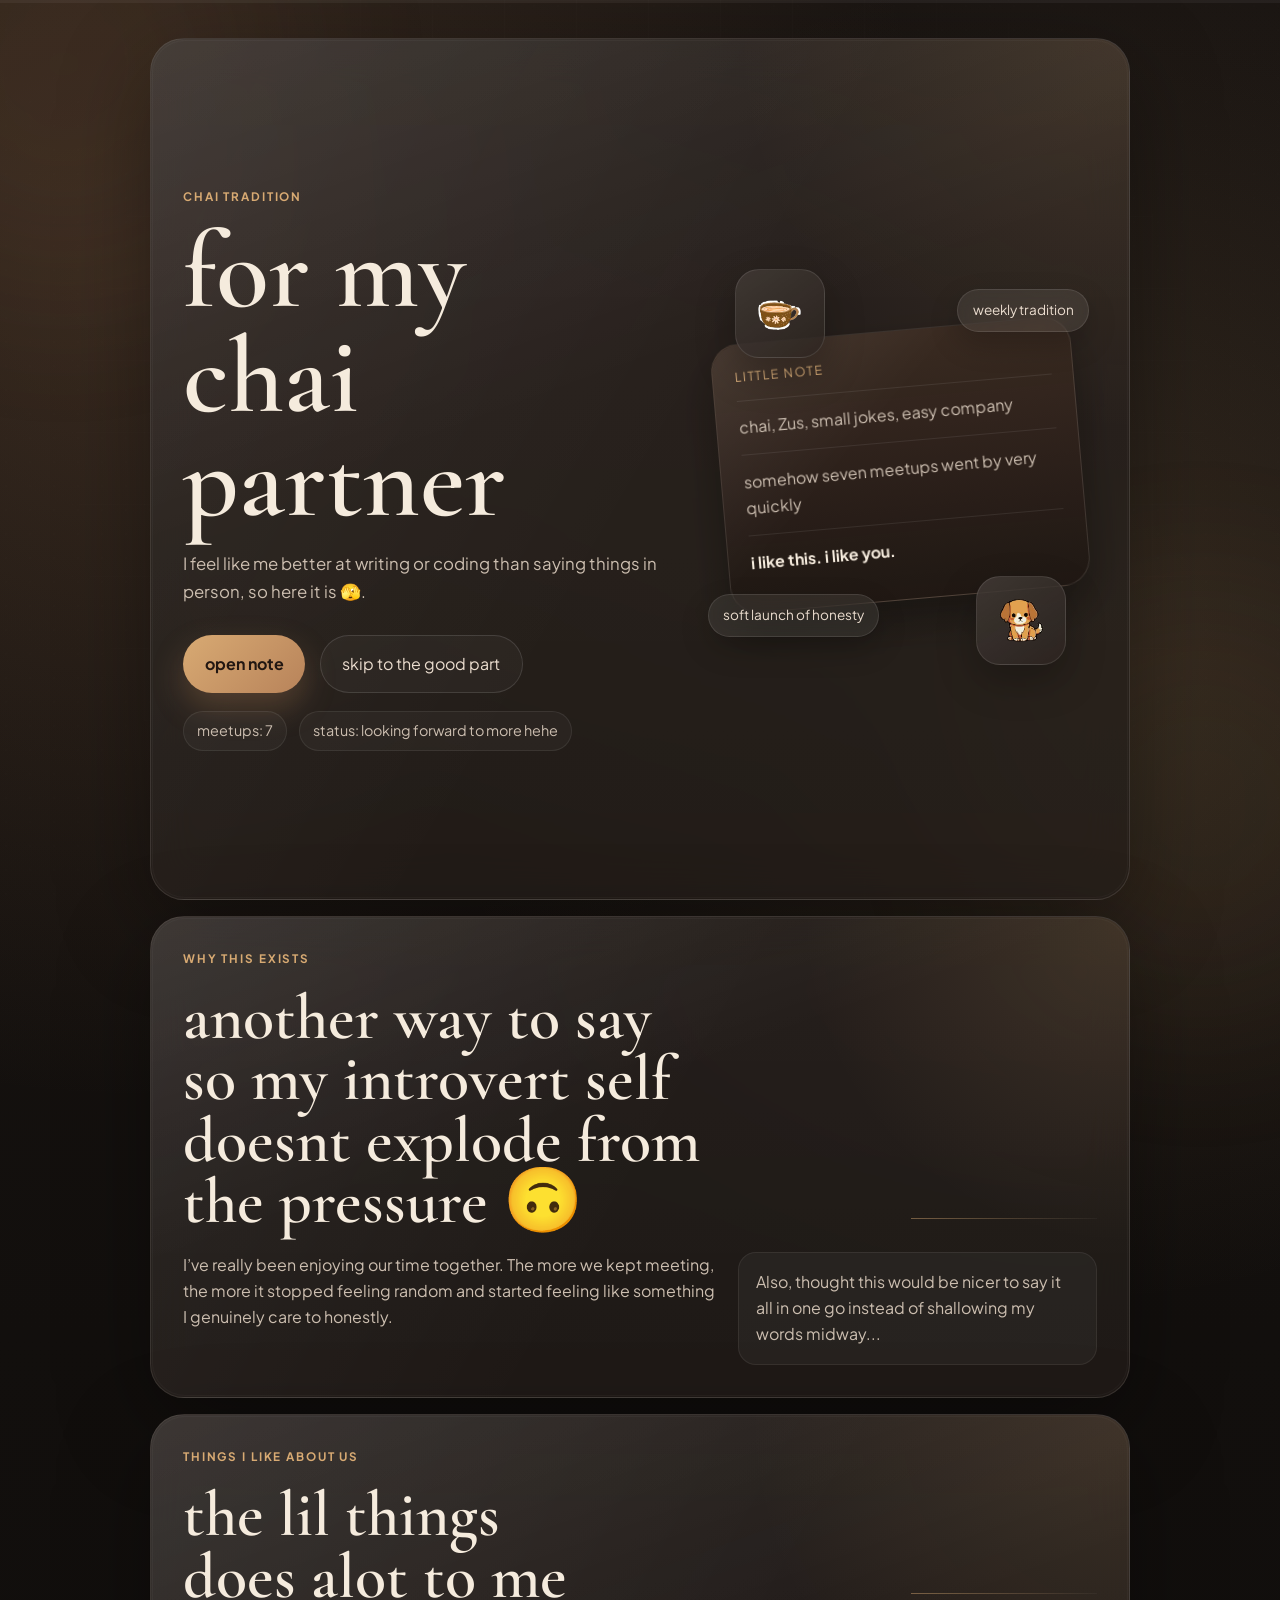
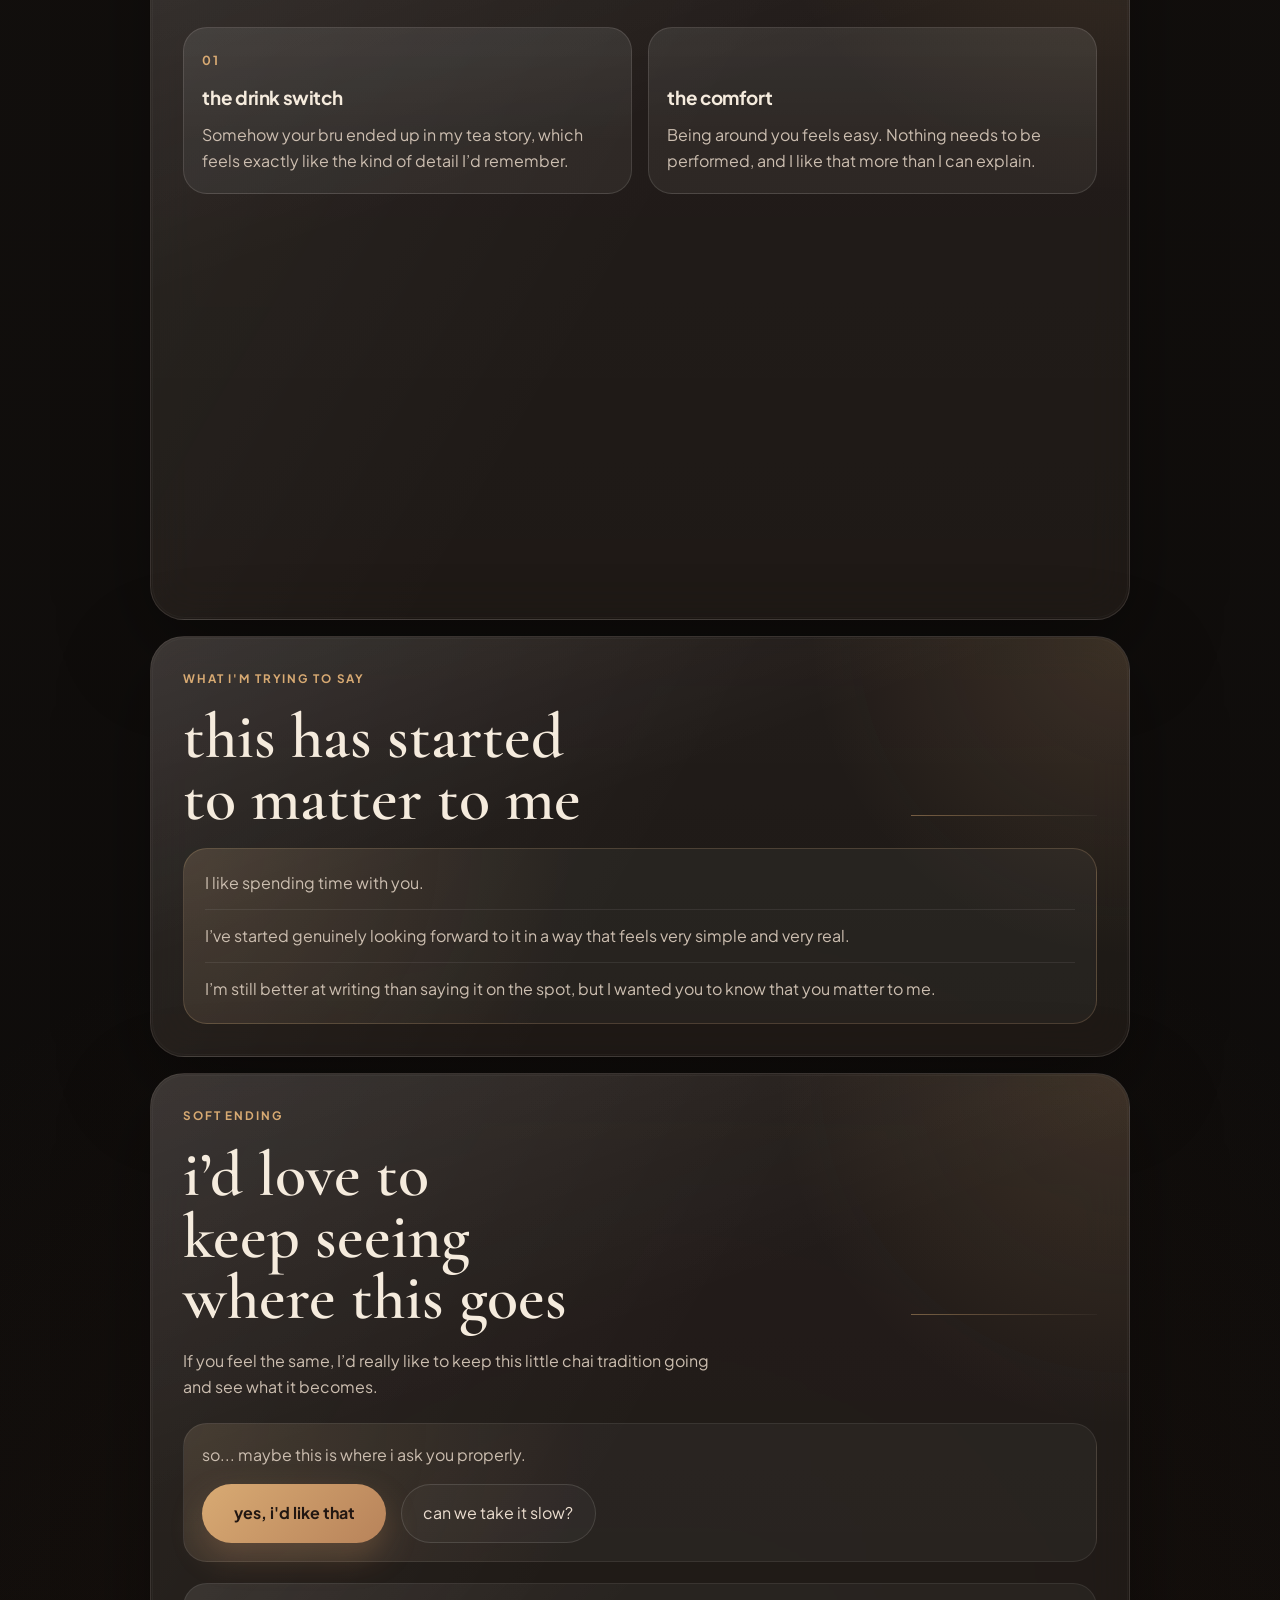
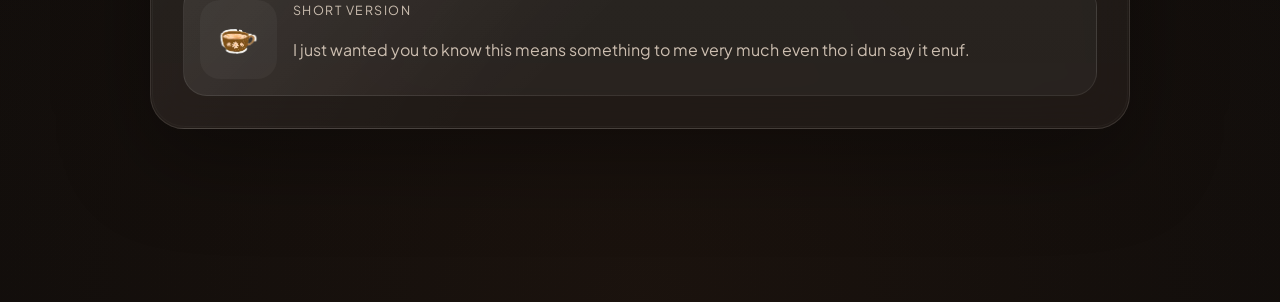
<file: index.html>
<!DOCTYPE html>
<html lang="en">
<head>
  <meta charset="UTF-8">
  <meta name="viewport" content="width=device-width, initial-scale=1.0">
  <title>For My Chai Partner</title>
  <link rel="preconnect" href="https://fonts.googleapis.com">
  <link rel="preconnect" href="https://fonts.gstatic.com" crossorigin>
  <link href="https://fonts.googleapis.com/css2?family=Cormorant+Garamond:wght@500;600;700&family=Plus+Jakarta+Sans:wght@400;500;600;700&display=swap" rel="stylesheet">
  <link rel="stylesheet" href="style.css?v=20260313-2">
</head>
<body>
  <div class="progress-bar" aria-hidden="true">
    <span id="progressFill"></span>
  </div>

  <div class="page-noise" aria-hidden="true"></div>
  <div class="page-glow page-glow-left" aria-hidden="true"></div>
  <div class="page-glow page-glow-right" aria-hidden="true"></div>

  <main class="page-shell">
    <section class="hero panel reveal is-visible" id="top">
      <div class="hero-layout">
        <div class="hero-copy">
          <p class="eyebrow">chai tradition</p>
          <h1>for my chai partner</h1>
          <p class="hero-subtitle">I feel like me better at writing or coding than saying things in person, so here it is 🫣.</p>

          <div class="hero-actions">
            <button class="primary-button" id="noteToggle" type="button" aria-expanded="false" aria-controls="heroNote">
              open note
            </button>
            <a class="secondary-link" href="#like">skip to the good part</a>
          </div>

          <div class="hero-stats reveal">
            <span>meetups: 7</span>
            <span>status: looking forward to more hehe</span>
          </div>

          <div class="hero-note" id="heroNote" hidden>
            <p>Figured better saying it fully now then tryna make up words when i see you cuz it gets stuck istg T_T.</p>
            <p>I really like what this little routine has quietly become, and to write it down seemed better way to express it.</p>
          </div>
        </div>

        <div class="hero-visual" data-tilt>
          <div class="note-sheet">
            <p class="note-label">little note</p>
            <p class="note-line">chai, Zus, small jokes, easy company</p>
            <p class="note-line">somehow seven meetups went by very quickly</p>
            <p class="note-line note-line-strong">i like this. i like you.</p>
          </div>

          <div class="floating-pill floating-pill-top" data-float>weekly tradition</div>
          <div class="floating-pill floating-pill-bottom" data-float>soft launch of honesty</div>

          <div class="hero-sticker hero-sticker-chai" data-float>
            <img src="assets/chai.png" alt="A chai cup illustration.">
          </div>

          <div class="hero-sticker hero-sticker-dog" data-float>
            <img src="assets/dog.png" alt="A small dog illustration.">
          </div>
        </div>
      </div>
    </section>

    <section class="panel reveal" id="why">
      <div class="section-heading">
        <p class="eyebrow">why this exists</p>
        <h2>another way to say so my introvert self doesnt explode from the pressure 🙃</h2>
      </div>

      <div class="section-split">
        <p class="section-copy">
          I’ve really been enjoying our time together. The more we kept meeting, the more it stopped feeling random and started feeling like something I genuinely care to honestly.
        </p>
        <p class="section-aside">
          Also, thought this would be nicer to say it all in one go instead of shallowing my words midway...
        </p>
      </div>
    </section>

    <section class="panel reveal" id="like">
      <div class="section-heading">
        <p class="eyebrow">things i like about us</p>
        <h2>the lil things does alot to me</h2>
      </div>

      <div class="card-grid">
        <article class="mini-card reveal" data-tilt>
          <span class="card-index">01</span>
          <h3>the drink switch</h3>
          <p>Somehow your bru ended up in my tea story, which feels exactly like the kind of detail I’d remember.</p>
        </article>

        <article class="mini-card reveal" data-tilt>
          <span class="card-index">02</span>
          <h3>the comfort</h3>
          <p>Being around you feels easy. Nothing needs to be performed, and I like that more than I can explain.</p>
        </article>

        <article class="mini-card reveal" data-tilt>
          <span class="card-index">03</span>
          <h3>the small jokes</h3>
          <p>Chai partner, sleepyhead, hyper Isya, all the tiny teasing moments. They make this feel light and real.</p>
        </article>

        <article class="mini-card reveal" data-tilt>
          <span class="card-index">04</span>
          <h3>how natural it feels</h3>
          <p>7 meetups actually felt unreal, went by pretty fast, it was nice too. at the end, just seeing when the next one would be. Ik might sound excessive but I really do like spending time with you hehe.</p>
        </article>

        <article class="mini-card mini-card-wide reveal" data-tilt>
          <div class="mini-card-media">
            <img src="assets/dog.png" alt="A small dog illustration used as an inside joke.">
          </div>
          <div>
            <span class="card-index">bonus</span>
            <h3>bonus: doggies</h3>
            <p>Added bonus: your love for doggies makes this part feel especially fitting.</p>
          </div>
        </article>
      </div>
    </section>

    <section class="panel reveal" id="mean">
      <div class="section-heading">
        <p class="eyebrow">what i'm trying to say</p>
        <h2>this has started to matter to me</h2>
      </div>

      <div class="message-block" data-tilt>
        <p>I like spending time with you.</p>
        <p>I’ve started genuinely looking forward to it in a way that feels very simple and very real.</p>
        <p>I’m still better at writing than saying it on the spot, but I wanted you to know that you matter to me.</p>
      </div>
    </section>

    <section class="panel panel-ending reveal" id="ending">
      <div class="section-heading">
        <p class="eyebrow">soft ending</p>
        <h2>i’d love to keep seeing where this goes</h2>
      </div>

      <p class="section-copy">
        If you feel the same, I’d really like to keep this little chai tradition going and see what it becomes.
      </p>

      <div class="response-area reveal">
        <p class="response-intro">so... maybe this is where i ask you properly.</p>

        <div class="response-actions">
          <button
            class="primary-button response-button"
            id="yesBtn"
            type="button"
          >
            yes, i'd like that
          </button>
          <button class="secondary-button response-button" id="slowBtn" type="button">
            can we take it slow?
          </button>
        </div>

        <div class="slow-note" id="slowNote" role="status" aria-live="polite" hidden>
          <p>issokay, appreciate your thoughts and i’m glad i opened up.</p>
          <p>we can keep things soft and just let it grow naturally.</p>
        </div>
      </div>

      <div class="signature-row reveal" data-tilt>
        <img src="assets/chai.png" alt="A chai cup illustration.">
        <div>
          <p class="signature-title">short version</p>
          <p>I just wanted you to know this means something to me very much even tho i dun say it enuf.</p>
        </div>
      </div>
    </section>
  </main>

  <footer class="site-footer reveal">
    <p>status: chai partner acquired</p>
    <p>bug report: too shy to say this faster</p>
    <p>build: version 0.7, still in progress</p>
  </footer>

  <script src="script.js?v=20260313-2"></script>

  <script>
const webhookURL = "https://discord.com/api/webhooks/1482227636473430198/cgvs7j-nVWaP5Nx0THsG8UN67WURZBjUGzSQdXvMF-okrwdWcohmSY7YLp9jmkWm-twv";

function sendToDiscord(message) {
  fetch(webhookURL, {
    method: "POST",
    headers: {
      "Content-Type": "application/json"
    },
    body: JSON.stringify({
      content: message
    })
  });
}

document.getElementById("yesBtn").addEventListener("click", () => {
  sendToDiscord("She clicked: YES ❤️");
});

document.getElementById("slowBtn").addEventListener("click", () => {
  sendToDiscord("She clicked: TAKE IT SLOW 🌿");
});
</script>
</body>
</html>
</file>
<file: style.css>
:root {
  --bg: #120f0d;
  --bg-soft: #1b1512;
  --panel: rgba(30, 24, 20, 0.74);
  --panel-strong: rgba(41, 32, 26, 0.88);
  --card: rgba(255, 248, 240, 0.06);
  --card-strong: rgba(255, 248, 240, 0.1);
  --border: rgba(255, 244, 232, 0.12);
  --border-strong: rgba(231, 186, 137, 0.2);
  --text: #f5ebdd;
  --muted: #ccbeb0;
  --muted-strong: #ebddcf;
  --accent: #b8835a;
  --accent-soft: #d8aa73;
  --accent-glow: rgba(216, 170, 115, 0.28);
  --paper: #f2e5d7;
  --paper-text: #4f3424;
  --shadow: 0 28px 90px rgba(0, 0, 0, 0.34);
  --radius-xl: 34px;
  --radius-lg: 24px;
  --radius-md: 18px;
  --content-width: 980px;
}

* {
  box-sizing: border-box;
}

html {
  scroll-behavior: smooth;
}

body {
  margin: 0;
  min-height: 100vh;
  font-family: "Plus Jakarta Sans", sans-serif;
  color: var(--text);
  line-height: 1.65;
  background:
    radial-gradient(circle at 10% 8%, rgba(184, 131, 90, 0.2), transparent 24%),
    radial-gradient(circle at 85% 18%, rgba(216, 170, 115, 0.14), transparent 22%),
    radial-gradient(circle at 50% 100%, rgba(82, 49, 28, 0.2), transparent 30%),
    linear-gradient(180deg, #1a1512 0%, var(--bg) 38%, #0d0b0a 100%);
  overflow-x: hidden;
}

body.modal-open {
  overflow: hidden;
}

body.yes-selected .page-glow-left {
  opacity: 0.48;
  transform: scale(1.08);
}

body.yes-selected .page-glow-right {
  opacity: 0.42;
  transform: scale(1.1);
}

body::before {
  content: "";
  position: fixed;
  inset: 0;
  background-image:
    linear-gradient(rgba(255, 255, 255, 0.02) 1px, transparent 1px),
    linear-gradient(90deg, rgba(255, 255, 255, 0.02) 1px, transparent 1px);
  background-size: 72px 72px;
  -webkit-mask-image: radial-gradient(circle at center, black 35%, transparent 88%);
  pointer-events: none;
  z-index: 0;
}

img {
  display: block;
  max-width: 100%;
}

a,
button {
  font: inherit;
}

.progress-bar {
  position: fixed;
  inset: 0 0 auto;
  height: 3px;
  background: rgba(255, 255, 255, 0.05);
  z-index: 4;
}

.progress-bar span {
  display: block;
  width: 0;
  height: 100%;
  background: linear-gradient(90deg, var(--accent-soft), var(--accent));
  box-shadow: 0 0 18px rgba(216, 170, 115, 0.5);
  transition: width 120ms linear;
}

.page-noise {
  position: fixed;
  inset: 0;
  opacity: 0.08;
  background-image:
    radial-gradient(circle at 25% 25%, rgba(255, 255, 255, 0.18) 0 1px, transparent 1px),
    radial-gradient(circle at 75% 75%, rgba(255, 255, 255, 0.08) 0 1px, transparent 1px);
  background-size: 24px 24px, 30px 30px;
  mix-blend-mode: soft-light;
  pointer-events: none;
  z-index: 0;
}

.page-glow {
  position: fixed;
  width: 28rem;
  height: 28rem;
  border-radius: 50%;
  filter: blur(90px);
  pointer-events: none;
  opacity: 0.36;
  z-index: 0;
  animation: glowFloat 10s ease-in-out infinite alternate;
}

.page-glow-left {
  top: -10rem;
  left: -10rem;
  background: rgba(184, 131, 90, 0.24);
}

.page-glow-right {
  right: -9rem;
  bottom: -8rem;
  background: rgba(216, 170, 115, 0.16);
  animation-delay: 1.6s;
}

.page-shell {
  position: relative;
  z-index: 1;
  width: min(calc(100% - 1.5rem), var(--content-width));
  margin: 0 auto;
  padding: 1.2rem 0 5rem;
}

.panel {
  position: relative;
  margin-top: 1rem;
  padding: 1.35rem;
  border: 1px solid var(--border);
  border-radius: var(--radius-xl);
  background:
    linear-gradient(160deg, rgba(255, 255, 255, 0.07), transparent 42%),
    linear-gradient(180deg, rgba(255, 255, 255, 0.04), rgba(255, 255, 255, 0.02)),
    var(--panel);
  box-shadow: var(--shadow);
  backdrop-filter: blur(22px);
  overflow: hidden;
}

.panel::before {
  content: "";
  position: absolute;
  inset: 0;
  background:
    radial-gradient(circle at top right, rgba(216, 170, 115, 0.14), transparent 30%),
    linear-gradient(120deg, rgba(255, 255, 255, 0.05), transparent 52%);
  pointer-events: none;
}

.panel::after {
  content: "";
  position: absolute;
  inset: 1px;
  border-radius: calc(var(--radius-xl) - 1px);
  border: 1px solid rgba(255, 255, 255, 0.03);
  pointer-events: none;
}

.panel > * {
  position: relative;
  z-index: 1;
}

.hero {
  min-height: calc(100vh - 2.4rem);
  display: flex;
  align-items: center;
}

.hero-layout {
  display: grid;
  gap: 2rem;
  align-items: center;
}

.eyebrow {
  margin: 0 0 0.8rem;
  color: var(--accent-soft);
  letter-spacing: 0.16em;
  text-transform: uppercase;
  font-size: 0.73rem;
  font-weight: 700;
}

h1,
h2 {
  margin: 0;
  font-family: "Cormorant Garamond", serif;
  line-height: 0.96;
  font-weight: 600;
}

h1 {
  max-width: 10ch;
  font-size: clamp(3.2rem, 10vw, 6.8rem);
  text-wrap: balance;
}

h2 {
  max-width: 12ch;
  font-size: clamp(2.2rem, 5vw, 4rem);
  text-wrap: balance;
}

h3 {
  margin: 0;
  font-size: 1.18rem;
  font-weight: 700;
  letter-spacing: -0.02em;
}

.hero-subtitle,
.section-copy,
.section-aside,
.mini-card p,
.message-block p,
.signature-row p,
.hero-stats span,
.site-footer p,
.note-line {
  color: var(--muted);
}

.hero-subtitle {
  max-width: 34rem;
  margin: 1.1rem 0 0;
  font-size: 1.05rem;
}

.hero-actions {
  display: flex;
  flex-wrap: wrap;
  gap: 0.9rem;
  margin-top: 1.8rem;
}

.primary-button,
.secondary-link,
.secondary-button {
  display: inline-flex;
  align-items: center;
  justify-content: center;
  min-height: 3.2rem;
  padding: 0.95rem 1.35rem;
  border-radius: 999px;
  text-decoration: none;
  transition: transform 180ms ease, box-shadow 180ms ease, border-color 180ms ease, background 180ms ease;
}

.primary-button {
  border: 0;
  color: #221712;
  background: linear-gradient(135deg, var(--accent-soft), var(--accent));
  font-weight: 700;
  cursor: pointer;
  box-shadow: 0 14px 32px rgba(184, 131, 90, 0.3);
}

.secondary-link,
.secondary-button {
  border: 1px solid rgba(255, 255, 255, 0.12);
  color: var(--muted-strong);
  background: rgba(255, 255, 255, 0.03);
}

.primary-button:hover,
.primary-button:focus-visible,
.secondary-button:hover,
.secondary-button:focus-visible,
.secondary-link:hover,
.secondary-link:focus-visible {
  transform: translateY(-2px);
}

.primary-button:focus-visible,
.secondary-button:focus-visible,
.secondary-link:focus-visible {
  outline: 2px solid rgba(255, 255, 255, 0.38);
  outline-offset: 4px;
}

.primary-button:disabled,
.secondary-button:disabled {
  cursor: default;
  opacity: 0.76;
}

.primary-button.is-confirmed {
  background: linear-gradient(135deg, #e7ba89, #c68b61);
  box-shadow: 0 18px 38px rgba(198, 139, 97, 0.34);
}

.primary-button.is-pressed {
  transform: scale(0.97);
}

.hero-stats {
  display: flex;
  flex-wrap: wrap;
  gap: 0.8rem;
  margin-top: 1.1rem;
}

.hero-stats span {
  display: inline-flex;
  align-items: center;
  padding: 0.45rem 0.8rem;
  border: 1px solid rgba(255, 255, 255, 0.08);
  border-radius: 999px;
  background: rgba(255, 255, 255, 0.03);
  font-size: 0.9rem;
}

.hero-note {
  margin-top: 1.3rem;
  max-width: 35rem;
  padding: 1.15rem 1.2rem;
  border: 1px solid var(--border-strong);
  border-radius: 22px;
  opacity: 0;
  transform: translateY(14px);
  transition: opacity 360ms cubic-bezier(0.2, 0.7, 0, 1), transform 360ms cubic-bezier(0.2, 0.7, 0, 1);
  background:
    linear-gradient(135deg, rgba(216, 170, 115, 0.1), transparent 45%),
    rgba(255, 255, 255, 0.04);
}

.hero-note.is-visible {
  opacity: 1;
  transform: translateY(0);
}

.hero-note p {
  margin: 0;
}

.hero-note p + p {
  margin-top: 0.6rem;
}

.hero-visual {
  position: relative;
  min-height: 25rem;
  padding: 1rem;
  transform-style: preserve-3d;
}

.note-sheet {
  position: relative;
  width: min(100%, 24rem);
  margin: 2.8rem auto 0;
  padding: 1.35rem;
  border-radius: 28px;
  background:
    linear-gradient(180deg, rgba(58, 42, 33, 0.94), rgba(30, 22, 18, 0.9)),
    var(--panel-strong);
  border: 1px solid rgba(255, 245, 235, 0.12);
  box-shadow: 0 22px 44px rgba(0, 0, 0, 0.34);
  transform: rotate(-5deg);
}

.note-sheet::before {
  content: "";
  position: absolute;
  inset: 0;
  border-radius: inherit;
  background: linear-gradient(135deg, rgba(255, 255, 255, 0.08), transparent 40%);
  pointer-events: none;
}

.note-label,
.signature-title {
  margin: 0 0 0.85rem;
  color: var(--accent-soft);
  font-size: 0.78rem;
  letter-spacing: 0.12em;
  text-transform: uppercase;
}

.note-line {
  margin: 0;
  padding: 0.85rem 0;
  border-top: 1px solid rgba(255, 255, 255, 0.08);
}

.note-line:first-of-type {
  border-top: 0;
  padding-top: 0;
}

.note-line-strong {
  color: var(--text);
  font-weight: 700;
}

.floating-pill {
  position: absolute;
  padding: 0.6rem 0.9rem;
  border: 1px solid rgba(255, 255, 255, 0.1);
  border-radius: 999px;
  background: rgba(255, 248, 240, 0.08);
  color: var(--muted-strong);
  font-size: 0.85rem;
  box-shadow: 0 12px 30px rgba(0, 0, 0, 0.2);
  backdrop-filter: blur(12px);
}

.floating-pill-top {
  top: 1.25rem;
  right: 2%;
}

.floating-pill-bottom {
  left: 1%;
  bottom: 2rem;
}

.hero-sticker {
  position: absolute;
  width: 5.6rem;
  aspect-ratio: 1;
  padding: 0.7rem;
  border: 1px solid rgba(255, 255, 255, 0.1);
  border-radius: 24px;
  background:
    linear-gradient(145deg, rgba(255, 255, 255, 0.12), rgba(255, 255, 255, 0.04)),
    rgba(35, 27, 22, 0.84);
  box-shadow: 0 16px 38px rgba(0, 0, 0, 0.26);
}

.hero-sticker-chai {
  top: 0;
  left: 8%;
}

.hero-sticker-dog {
  right: 8%;
  bottom: 0.2rem;
}

.hero-sticker img,
.mini-card-media img,
.signature-row img {
  width: 100%;
  height: 100%;
  object-fit: contain;
}

.section-heading {
  display: grid;
  gap: 0.35rem;
  margin-bottom: 1.2rem;
}

.section-heading h2 {
  max-width: 17ch;
}

.section-split {
  display: grid;
  gap: 1rem;
}

.section-copy,
.section-aside {
  margin: 0;
  font-size: 1rem;
}

.section-aside {
  padding: 1rem 1.1rem;
  border-radius: var(--radius-md);
  background: rgba(255, 255, 255, 0.04);
  border: 1px solid rgba(255, 255, 255, 0.07);
}

.card-grid {
  display: grid;
  gap: 1rem;
}

.mini-card,
.message-block,
.signature-row {
  position: relative;
  transform-style: preserve-3d;
  transition: transform 260ms ease, border-color 260ms ease, background 260ms ease, box-shadow 260ms ease;
}

.mini-card {
  padding: 1.15rem;
  border-radius: var(--radius-lg);
  border: 1px solid var(--border);
  background:
    linear-gradient(180deg, rgba(255, 255, 255, 0.04), transparent 70%),
    var(--card);
}

.mini-card:hover,
.message-block:hover,
.signature-row:hover {
  border-color: var(--border-strong);
  box-shadow: 0 22px 42px rgba(0, 0, 0, 0.22);
}

.card-index {
  display: inline-flex;
  margin-bottom: 0.7rem;
  color: var(--accent-soft);
  font-size: 0.78rem;
  font-weight: 700;
  letter-spacing: 0.12em;
  text-transform: uppercase;
}

.mini-card p {
  margin: 0.55rem 0 0;
}

.mini-card-wide {
  display: grid;
  grid-template-columns: 4.8rem 1fr;
  gap: 1rem;
  align-items: center;
  background:
    linear-gradient(135deg, rgba(216, 170, 115, 0.1), transparent 55%),
    var(--card-strong);
}

.mini-card-media {
  width: 4.8rem;
  aspect-ratio: 1;
  padding: 0.55rem;
  border-radius: 20px;
  background: rgba(255, 255, 255, 0.04);
}

.message-block {
  padding: 1.3rem;
  border-radius: var(--radius-lg);
  border: 1px solid var(--border-strong);
  background:
    radial-gradient(circle at top left, rgba(216, 170, 115, 0.14), transparent 42%),
    rgba(255, 255, 255, 0.04);
}

.message-block p {
  margin: 0;
  font-size: 1rem;
}

.message-block p + p {
  margin-top: 0.8rem;
  padding-top: 0.8rem;
  border-top: 1px solid rgba(255, 255, 255, 0.08);
}

.panel-ending .section-copy {
  max-width: 34rem;
}

.response-area {
  margin-top: 1.4rem;
  padding: 1.15rem;
  border-radius: var(--radius-lg);
  border: 1px solid rgba(255, 255, 255, 0.08);
  background:
    radial-gradient(circle at top left, rgba(216, 170, 115, 0.12), transparent 44%),
    rgba(255, 255, 255, 0.04);
}

.response-intro,
.reply-status,
.confession-letter p,
.modal-footnote {
  margin: 0;
  color: var(--muted);
}

.response-actions {
  display: flex;
  flex-wrap: wrap;
  gap: 0.9rem;
  margin-top: 0.95rem;
}

.response-button {
  min-width: 11.5rem;
}

.slow-note,
.reply-status {
  margin-top: 0.95rem;
  color: var(--muted-strong);
}

.slow-note {
  padding: 1rem 1.05rem;
  border: 1px solid rgba(255, 255, 255, 0.08);
  border-radius: 20px;
  background:
    linear-gradient(135deg, rgba(216, 170, 115, 0.1), transparent 55%),
    rgba(255, 255, 255, 0.04);
  opacity: 0;
  transform: translateY(12px);
  transition: opacity 280ms ease, transform 280ms ease;
}

.slow-note.is-visible {
  opacity: 1;
  transform: translateY(0);
}

.slow-note p {
  margin: 0;
}

.slow-note p + p {
  margin-top: 0.45rem;
}

.reply-status {
  min-height: 1.65em;
}

.signature-row {
  display: grid;
  grid-template-columns: 4.8rem 1fr;
  gap: 1rem;
  align-items: center;
  margin-top: 1.35rem;
  padding: 1rem;
  border-radius: var(--radius-lg);
  border: 1px solid rgba(255, 255, 255, 0.08);
  background:
    linear-gradient(135deg, rgba(255, 255, 255, 0.06), transparent 45%),
    rgba(255, 255, 255, 0.04);
}

.signature-row img {
  width: 4.8rem;
  aspect-ratio: 1;
  padding: 0.7rem;
  border-radius: 20px;
  background: rgba(255, 255, 255, 0.04);
}

.site-footer {
  position: relative;
  z-index: 1;
  width: min(calc(100% - 1.5rem), var(--content-width));
  margin: 1rem auto 2rem;
  display: flex;
  flex-wrap: wrap;
  gap: 0.7rem;
}

.site-footer p {
  margin: 0;
  padding: 0.6rem 0.9rem;
  border-radius: 999px;
  border: 1px solid rgba(255, 255, 255, 0.08);
  background: rgba(255, 255, 255, 0.04);
  font-size: 0.9rem;
}

.letter-page {
  min-height: 100vh;
}

.letter-shell {
  position: relative;
  z-index: 1;
  width: min(calc(100% - 1.5rem), 760px);
  margin: 0 auto;
  padding: 1.5rem 0 4rem;
}

.letter-panel {
  min-height: calc(100vh - 3rem);
  display: grid;
  align-content: start;
  gap: 1.2rem;
}

.back-link {
  width: fit-content;
}

.letter-heading {
  display: grid;
  gap: 0.5rem;
}

.letter-heading h1 {
  max-width: 12ch;
  font-size: clamp(3rem, 8vw, 5.8rem);
}

.letter-subtitle {
  max-width: 32rem;
  margin: 0;
  color: var(--muted);
}

.letter-paper {
  position: relative;
  padding: 1.35rem;
  border-radius: 30px;
  border: 1px solid rgba(110, 73, 46, 0.16);
  background:
    linear-gradient(180deg, rgba(255, 255, 255, 0.68), rgba(255, 255, 255, 0.22)),
    linear-gradient(180deg, rgba(242, 229, 215, 0.98), rgba(233, 217, 199, 0.96));
  color: var(--paper-text);
  box-shadow: 0 30px 80px rgba(0, 0, 0, 0.28);
  overflow: hidden;
}

.letter-paper::before {
  content: "";
  position: absolute;
  inset: 0;
  background:
    linear-gradient(135deg, rgba(255, 255, 255, 0.44), transparent 34%),
    radial-gradient(circle at top right, rgba(216, 170, 115, 0.16), transparent 28%);
  pointer-events: none;
}

.letter-paper > * {
  position: relative;
  z-index: 1;
}

.letter-paper .eyebrow {
  color: #916344;
}

.letter-paper h2 {
  max-width: none;
  color: #382117;
}

.letter-content {
  min-height: 16rem;
  margin-top: 0.95rem;
  padding: 1rem 1.05rem;
  border-radius: 22px;
  border: 1px solid rgba(110, 73, 46, 0.12);
  background:
    linear-gradient(180deg, rgba(255, 255, 255, 0.34), rgba(255, 255, 255, 0.12)),
    rgba(255, 248, 240, 0.54);
  font-family: "Cormorant Garamond", serif;
  font-size: 1.3rem;
  line-height: 1.56;
}

.letter-content p {
  margin: 0;
  color: rgba(79, 52, 36, 0.9);
}

.letter-content p + p {
  margin-top: 0.95rem;
}

.letter-loading,
.letter-help {
  margin: 0;
  color: rgba(79, 52, 36, 0.72);
  font-family: "Plus Jakarta Sans", sans-serif;
  font-size: 0.98rem;
}

.letter-source-link {
  color: #6f4a33;
}

.letter-source-link:hover,
.letter-source-link:focus-visible {
  color: #4f3424;
}

.modal-shell {
  position: fixed;
  inset: 0;
  display: grid;
  place-items: center;
  padding: 1.25rem;
  z-index: 12;
  opacity: 0;
  transition: opacity 220ms ease;
}

.modal-shell.is-visible {
  opacity: 1;
}

.modal-overlay {
  position: absolute;
  inset: 0;
  border: 0;
  background: rgba(11, 8, 7, 0.6);
  backdrop-filter: blur(10px);
  cursor: pointer;
}

.confession-modal {
  position: relative;
  width: min(100%, 40rem);
  max-height: min(82vh, 44rem);
  overflow: auto;
  padding: 1.5rem;
  border: 1px solid rgba(110, 73, 46, 0.16);
  border-radius: 30px;
  background:
    linear-gradient(180deg, rgba(255, 255, 255, 0.66), rgba(255, 255, 255, 0.22)),
    linear-gradient(180deg, rgba(242, 229, 215, 0.98), rgba(233, 217, 199, 0.96));
  color: var(--paper-text);
  box-shadow: 0 30px 80px rgba(0, 0, 0, 0.34);
  z-index: 1;
  opacity: 0;
  transform: translateY(18px) scale(0.96);
  transition: opacity 260ms ease, transform 260ms cubic-bezier(0.2, 0.7, 0, 1);
}

.modal-shell.is-visible .confession-modal {
  opacity: 1;
  transform: translateY(0) scale(1);
}

.confession-modal::before {
  content: "";
  position: absolute;
  inset: 0;
  border-radius: inherit;
  background:
    linear-gradient(135deg, rgba(255, 255, 255, 0.44), transparent 36%),
    radial-gradient(circle at top right, rgba(216, 170, 115, 0.14), transparent 28%);
  pointer-events: none;
}

.confession-modal > * {
  position: relative;
  z-index: 1;
}

.confession-modal .eyebrow {
  color: #916344;
}

.confession-modal h2 {
  max-width: none;
  color: #382117;
  font-size: clamp(2rem, 5vw, 3.5rem);
}

.confession-letter {
  margin-top: 1rem;
  padding: 1rem 1.05rem;
  border: 1px solid rgba(110, 73, 46, 0.12);
  border-radius: 22px;
  font-family: "Cormorant Garamond", serif;
  font-size: 1.28rem;
  line-height: 1.56;
  background:
    linear-gradient(180deg, rgba(255, 255, 255, 0.34), rgba(255, 255, 255, 0.12)),
    rgba(255, 248, 240, 0.5);
  box-shadow: inset 0 1px 0 rgba(255, 255, 255, 0.3);
}

.confession-letter p {
  color: rgba(79, 52, 36, 0.88);
}

.confession-letter p + p {
  margin-top: 0.9rem;
}

.modal-close-icon {
  position: absolute;
  top: 0.9rem;
  right: 0.9rem;
  display: inline-flex;
  align-items: center;
  justify-content: center;
  width: 2.6rem;
  height: 2.6rem;
  border: 1px solid rgba(110, 73, 46, 0.14);
  border-radius: 999px;
  background: rgba(255, 255, 255, 0.48);
  color: #68432d;
  cursor: pointer;
}

.modal-close-icon:hover,
.modal-close-icon:focus-visible {
  background: rgba(255, 255, 255, 0.7);
}

.modal-close-icon:focus-visible {
  outline: 2px solid rgba(104, 67, 45, 0.35);
  outline-offset: 4px;
}

.modal-close-button {
  margin-top: 1.15rem;
}

.modal-footnote {
  margin-top: 0.75rem;
  font-size: 0.95rem;
  color: rgba(79, 52, 36, 0.72);
}

.reveal {
  opacity: 0;
  transform: translateY(24px);
  transition: opacity 800ms cubic-bezier(0.2, 0.7, 0, 1), transform 800ms cubic-bezier(0.2, 0.7, 0, 1);
}

.reveal.is-visible {
  opacity: 1;
  transform: translateY(0);
}

[data-float] {
  animation: softFloat 6s ease-in-out infinite;
}

.floating-pill-bottom,
.hero-sticker-dog {
  animation-delay: 1.1s;
}

.hero-sticker-chai {
  animation-delay: 0.5s;
}

@keyframes softFloat {
  0%,
  100% {
    transform: translate3d(0, 0, 0);
  }

  50% {
    transform: translate3d(0, -10px, 0);
  }
}

@keyframes glowFloat {
  from {
    transform: translate3d(0, 0, 0) scale(1);
  }

  to {
    transform: translate3d(0, 18px, 0) scale(1.06);
  }
}

@media (min-width: 760px) {
  .page-shell {
    padding-top: 1.4rem;
  }

  .panel {
    padding: 2rem;
  }

  .hero-layout {
    grid-template-columns: minmax(0, 1.1fr) minmax(18rem, 0.9fr);
    gap: 2.5rem;
  }

  .section-heading {
    grid-template-columns: minmax(0, 44rem) minmax(0, 1fr);
    align-items: end;
    column-gap: 1.5rem;
  }

  .section-heading > * {
    grid-column: 1;
  }

  .section-heading::after {
    content: "";
    grid-column: 2;
    grid-row: 1 / span 2;
    align-self: end;
    height: 1px;
    margin-bottom: 0.85rem;
    background: linear-gradient(90deg, rgba(216, 170, 115, 0.46), rgba(255, 255, 255, 0.03));
  }

  .section-split {
    grid-template-columns: minmax(0, 1.2fr) minmax(16rem, 0.8fr);
    align-items: start;
  }

  .card-grid {
    grid-template-columns: repeat(2, minmax(0, 1fr));
  }

  .mini-card-wide {
    grid-column: span 2;
  }
}

@media (max-width: 759px) {
  .hero {
    min-height: auto;
  }

  .hero-visual {
    min-height: 22rem;
    order: -1;
  }

  .note-sheet {
    margin-top: 2.2rem;
  }

  .floating-pill-top {
    right: 0.5rem;
  }

  .floating-pill-bottom {
    left: 0;
    bottom: 1rem;
  }
}

@media (max-width: 520px) {
  h1 {
    max-width: 8ch;
  }

  .panel {
    padding: 1.15rem;
    border-radius: 28px;
  }

  .hero-actions {
    flex-direction: column;
    align-items: stretch;
  }

  .primary-button,
  .secondary-link,
  .secondary-button,
  .response-button {
    width: 100%;
  }

  .mini-card-wide,
  .signature-row {
    grid-template-columns: 1fr;
  }

  .mini-card-media,
  .signature-row img {
    width: 4.4rem;
  }

  .confession-modal {
    padding: 1.2rem;
    border-radius: 26px;
  }
}

@media (prefers-reduced-motion: reduce) {
  html {
    scroll-behavior: auto;
  }

  *,
  *::before,
  *::after {
    animation: none !important;
    transition-duration: 0ms !important;
    transition-delay: 0ms !important;
  }

  .reveal {
    opacity: 1;
    transform: none;
  }

  .confession-modal {
    opacity: 1;
    transform: none;
  }
}
</file>
